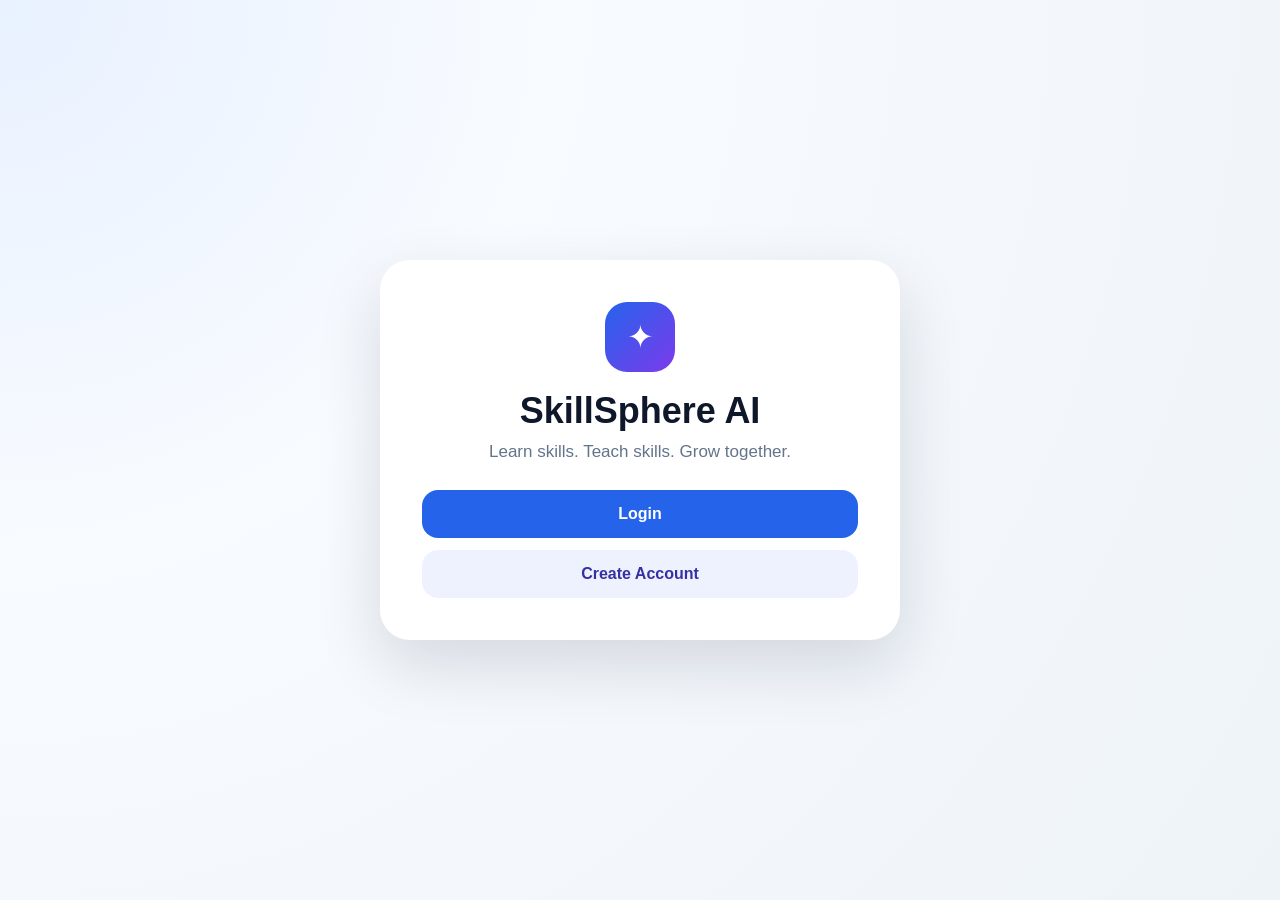
<file: frontend/index.html>
<!DOCTYPE html>
<html lang="en">
<head>
<meta charset="UTF-8">
<meta name="viewport" content="width=device-width, initial-scale=1.0">
<title>SkillSphere AI</title>

<style>
*{
    margin:0;
    padding:0;
    box-sizing:border-box;
    font-family:"Segoe UI",Arial,sans-serif;
}

body{
    min-height:100vh;
    background:radial-gradient(circle at top left,#e8f1ff 0,#f8fbff 35%,#eef3f8 100%);
    display:flex;
    align-items:center;
    justify-content:center;
    padding:30px;
}

.card{
    width:100%;
    max-width:520px;
    background:white;
    border-radius:30px;
    padding:42px;
    text-align:center;
    box-shadow:0 25px 65px rgba(15,23,42,.14);
    animation:fadeUp .5s ease;
}

.logo-icon{
    width:70px;
    height:70px;
    margin:0 auto 18px;
    border-radius:22px;
    background:linear-gradient(135deg,#2563eb,#7c3aed);
    color:white;
    display:flex;
    align-items:center;
    justify-content:center;
    font-size:32px;
}

h1{
    font-size:36px;
    color:#0f172a;
    margin-bottom:10px;
}

p{
    color:#64748b;
    font-size:17px;
    margin-bottom:28px;
}

.btn{
    display:block;
    width:100%;
    text-decoration:none;
    border:none;
    padding:15px;
    border-radius:16px;
    font-size:16px;
    font-weight:700;
    margin-top:12px;
    transition:.25s ease;
}

.btn:hover{
    transform:translateY(-2px);
}

.login{
    background:#2563eb;
    color:white;
}

.register{
    background:#eef2ff;
    color:#3730a3;
}

@keyframes fadeUp{
    from{opacity:0;transform:translateY(18px);}
    to{opacity:1;transform:translateY(0);}
}
</style>
</head>

<body>

<div class="card">
    <div class="logo-icon">✦</div>
    <h1>SkillSphere AI</h1>
    <p>Learn skills. Teach skills. Grow together.</p>

    <a href="login.html" class="btn login">Login</a>
    <a href="register.html" class="btn register">Create Account</a>
</div>

</body>
</html>
</file>
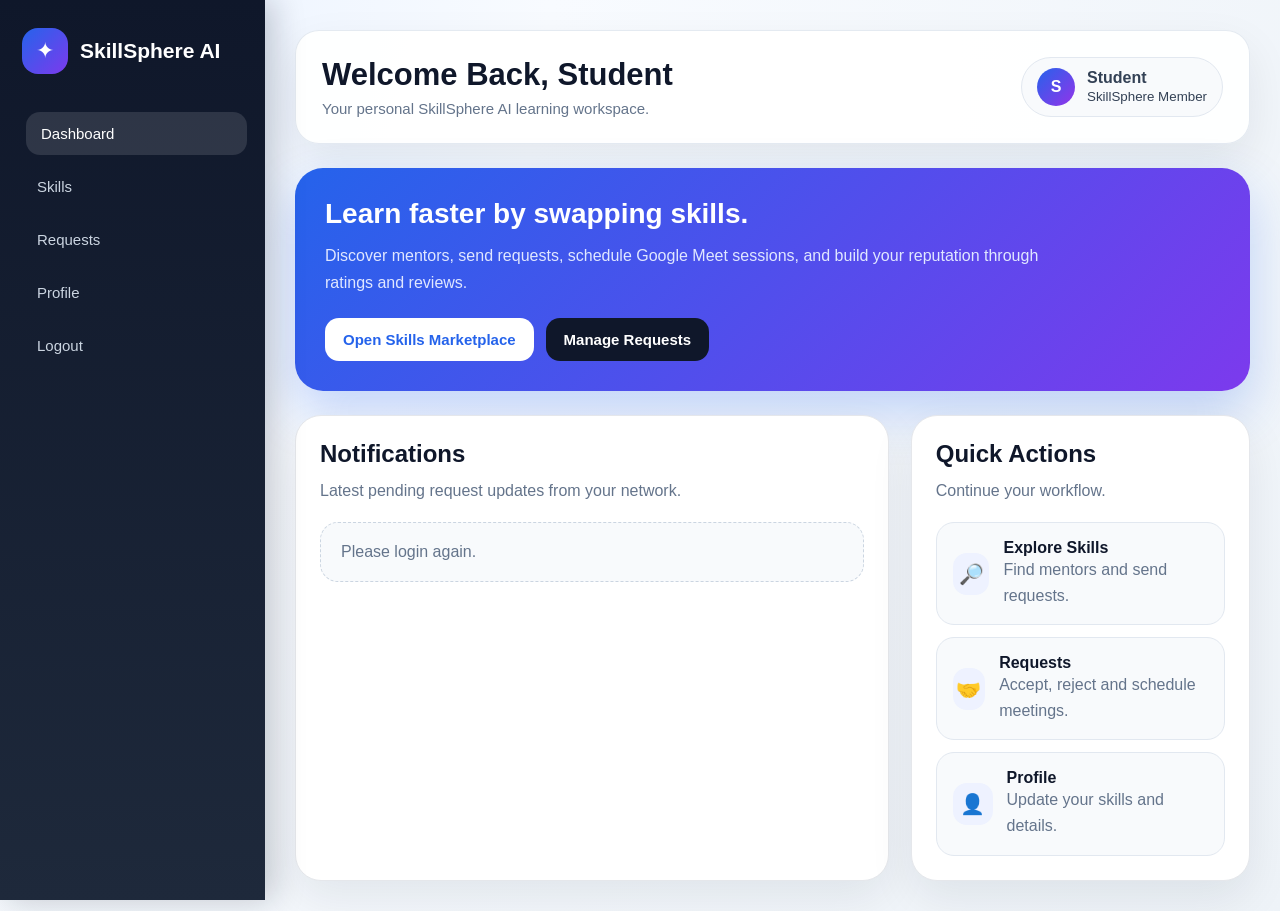
<file: frontend/dashboard.html>
<!DOCTYPE html>
<html lang="en">
<head>
<meta charset="UTF-8">
<meta name="viewport" content="width=device-width, initial-scale=1.0">
<title>Dashboard | SkillSphere AI</title>

<style>
*{
    margin:0;
    padding:0;
    box-sizing:border-box;
    font-family:"Segoe UI",Arial,sans-serif;
}

body{
    min-height:100vh;
    background:radial-gradient(circle at top left,#e8f1ff 0,#f8fbff 35%,#eef3f8 100%);
    color:#1f2937;
}

.app{
    display:flex;
    min-height:100vh;
}

.sidebar{
    width:265px;
    background:linear-gradient(180deg,#0f172a,#1e293b);
    color:white;
    padding:28px 22px;
    position:fixed;
    top:0;
    left:0;
    bottom:0;
    box-shadow:8px 0 30px rgba(15,23,42,.22);
}

.logo{
    display:flex;
    align-items:center;
    gap:12px;
    margin-bottom:38px;
}

.logo-icon{
    width:46px;
    height:46px;
    border-radius:16px;
    background:linear-gradient(135deg,#2563eb,#7c3aed);
    display:flex;
    align-items:center;
    justify-content:center;
    font-size:22px;
}

.logo h2{
    font-size:21px;
    font-weight:700;
}

.nav{
    list-style:none;
}

.nav li{
    margin-bottom:10px;
}

.nav a{
    color:#cbd5e1;
    text-decoration:none;
    display:block;
    padding:13px 15px;
    border-radius:14px;
    transition:.25s ease;
    font-size:15px;
}

.nav a:hover,
.nav a.active{
    background:rgba(255,255,255,.12);
    color:white;
    transform:translateX(4px);
}

.main{
    margin-left:265px;
    width:calc(100% - 265px);
    padding:30px;
}

.topbar{
    background:rgba(255,255,255,.92);
    border:1px solid rgba(226,232,240,.9);
    border-radius:24px;
    padding:26px;
    display:flex;
    align-items:center;
    justify-content:space-between;
    gap:20px;
    box-shadow:0 18px 45px rgba(15,23,42,.08);
    animation:fadeDown .45s ease;
}

.topbar h1{
    font-size:31px;
    color:#0f172a;
    margin-bottom:7px;
}

.topbar p{
    color:#64748b;
    font-size:15px;
}

.user-pill{
    display:flex;
    align-items:center;
    gap:12px;
    background:#f8fafc;
    border:1px solid #e2e8f0;
    border-radius:999px;
    padding:10px 15px;
    color:#334155;
    white-space:nowrap;
}

.avatar{
    width:38px;
    height:38px;
    border-radius:50%;
    background:linear-gradient(135deg,#2563eb,#9333ea);
    color:white;
    display:flex;
    align-items:center;
    justify-content:center;
    font-weight:700;
}

.dashboard-grid{
    display:grid;
    grid-template-columns:1.4fr .8fr;
    gap:22px;
    margin-top:24px;
}

.panel{
    background:white;
    border:1px solid #e5e7eb;
    border-radius:26px;
    padding:24px;
    box-shadow:0 18px 45px rgba(15,23,42,.08);
    animation:fadeUp .45s ease;
}

.panel h2{
    color:#0f172a;
    margin-bottom:10px;
}

.panel p{
    color:#64748b;
    line-height:1.6;
}

.hero-card{
    background:linear-gradient(135deg,#2563eb,#7c3aed);
    color:white;
    border-radius:28px;
    padding:30px;
    box-shadow:0 22px 50px rgba(37,99,235,.25);
    margin-top:24px;
    animation:fadeUp .45s ease;
}

.hero-card h2{
    font-size:28px;
    margin-bottom:12px;
}

.hero-card p{
    color:#e0e7ff;
    max-width:720px;
    line-height:1.7;
}

.hero-actions{
    margin-top:22px;
    display:flex;
    gap:12px;
    flex-wrap:wrap;
}

.btn{
    border:none;
    padding:13px 18px;
    border-radius:14px;
    font-weight:700;
    cursor:pointer;
    text-decoration:none;
    display:inline-flex;
    align-items:center;
    justify-content:center;
    transition:.25s ease;
    font-size:15px;
}

.btn:hover{
    transform:translateY(-2px);
}

.btn-light{
    background:white;
    color:#2563eb;
}

.btn-dark{
    background:#0f172a;
    color:white;
}

.btn-soft{
    background:#eef2ff;
    color:#3730a3;
}

.quick-list{
    display:grid;
    gap:12px;
    margin-top:18px;
}

.quick-item{
    background:#f8fafc;
    border:1px solid #e2e8f0;
    border-radius:18px;
    padding:16px;
    display:flex;
    gap:14px;
    align-items:center;
}

.quick-icon{
    width:42px;
    height:42px;
    border-radius:14px;
    background:#eef2ff;
    color:#2563eb;
    display:flex;
    align-items:center;
    justify-content:center;
    font-size:20px;
}

.notifications{
    margin-top:18px;
    display:grid;
    gap:12px;
}

.notification{
    background:#f8fafc;
    border-left:5px solid #2563eb;
    padding:14px 16px;
    border-radius:14px;
    color:#334155;
}

.empty{
    background:#f8fafc;
    border:1px dashed #cbd5e1;
    padding:20px;
    border-radius:18px;
    color:#64748b;
}

@keyframes fadeUp{
    from{opacity:0;transform:translateY(18px);}
    to{opacity:1;transform:translateY(0);}
}

@keyframes fadeDown{
    from{opacity:0;transform:translateY(-15px);}
    to{opacity:1;transform:translateY(0);}
}

@media(max-width:950px){
    .sidebar{
        position:relative;
        width:100%;
        height:auto;
    }

    .app{
        flex-direction:column;
    }

    .main{
        margin-left:0;
        width:100%;
        padding:18px;
    }

    .dashboard-grid{
        grid-template-columns:1fr;
    }

    .topbar{
        flex-direction:column;
        align-items:flex-start;
    }
}
</style>
</head>

<body onload="initDashboard()">

<div class="app">

<aside class="sidebar">
    <div class="logo">
        <div class="logo-icon">✦</div>
        <h2>SkillSphere AI</h2>
    </div>

    <ul class="nav">
        <li><a class="active" href="dashboard.html">Dashboard</a></li>
        <li><a href="skills.html">Skills</a></li>
        <li><a href="requests.html">Requests</a></li>
        <li><a href="profile.html">Profile</a></li>
        <li><a href="index.html">Logout</a></li>
    </ul>
</aside>

<main class="main">

    <section class="topbar">
        <div>
            <h1 id="welcomeName">Welcome Back</h1>
            <p>Your personal SkillSphere AI learning workspace.</p>
        </div>

        <div class="user-pill">
            <div class="avatar" id="topAvatar">U</div>
            <div>
                <strong id="topUserName">Student</strong><br>
                <small id="topUserEmail">SkillSphere Member</small>
            </div>
        </div>
    </section>

    <section class="hero-card">
        <h2>Learn faster by swapping skills.</h2>
        <p>
            Discover mentors, send requests, schedule Google Meet sessions,
            and build your reputation through ratings and reviews.
        </p>

        <div class="hero-actions">
            <a href="skills.html" class="btn btn-light">Open Skills Marketplace</a>
            <a href="requests.html" class="btn btn-dark">Manage Requests</a>
        </div>
    </section>

    <section class="dashboard-grid">

        <div class="panel">
            <h2>Notifications</h2>
            <p>Latest pending request updates from your network.</p>

            <div class="notifications" id="notificationsBox">
                <div class="empty">Loading notifications...</div>
            </div>
        </div>

        <div class="panel">
            <h2>Quick Actions</h2>
            <p>Continue your workflow.</p>

            <div class="quick-list">
                <a href="skills.html" class="quick-item" style="text-decoration:none;">
                    <div class="quick-icon">🔎</div>
                    <div>
                        <strong style="color:#0f172a;">Explore Skills</strong>
                        <p>Find mentors and send requests.</p>
                    </div>
                </a>

                <a href="requests.html" class="quick-item" style="text-decoration:none;">
                    <div class="quick-icon">🤝</div>
                    <div>
                        <strong style="color:#0f172a;">Requests</strong>
                        <p>Accept, reject and schedule meetings.</p>
                    </div>
                </a>

                <a href="profile.html" class="quick-item" style="text-decoration:none;">
                    <div class="quick-icon">👤</div>
                    <div>
                        <strong style="color:#0f172a;">Profile</strong>
                        <p>Update your skills and details.</p>
                    </div>
                </a>
            </div>
        </div>

    </section>

</main>
</div>

<script>
const API_BASE = "http://localhost:8080";

function initDashboard(){
    setupUserHeader();
    loadNotifications();
}

function setupUserHeader(){
    const name =
        localStorage.getItem("userName") ||
        localStorage.getItem("name") ||
        "Student";

    const email =
        localStorage.getItem("userEmail") ||
        localStorage.getItem("email") ||
        "SkillSphere Member";

    document.getElementById("welcomeName").innerText = "Welcome Back, " + name;
    document.getElementById("topUserName").innerText = name;
    document.getElementById("topUserEmail").innerText = email;
    document.getElementById("topAvatar").innerText = getInitials(name);
}

function getInitials(name){
    if(!name || name.trim() === "") return "U";

    const parts = name.trim().split(" ");
    if(parts.length === 1){
        return parts[0].charAt(0).toUpperCase();
    }

    return (parts[0].charAt(0) + parts[parts.length - 1].charAt(0)).toUpperCase();
}

async function loadNotifications(){
    const userId = localStorage.getItem("userId");
    const box = document.getElementById("notificationsBox");

    if(!userId){
        box.innerHTML = `<div class="empty">Please login again.</div>`;
        return;
    }

    try{
        const response = await fetch(`${API_BASE}/notifications?userId=${encodeURIComponent(userId)}`);
        const result = await response.text();

        box.innerHTML = "";

        if(result.trim() === ""){
            box.innerHTML = `<div class="empty">No new notifications</div>`;
            return;
        }

        const notifications = result.trim().split("\n");

        notifications.forEach(notification => {
            box.innerHTML += `
                <div class="notification">
                    ${safe(notification)}
                </div>
            `;
        });

    }catch(error){
        box.innerHTML = `<div class="empty">Backend not reachable. Start BackendServer.java.</div>`;
    }
}

function safe(value){
    if(value === undefined || value === null || value === "null") return "";
    return String(value)
        .replaceAll("&","&amp;")
        .replaceAll("<","&lt;")
        .replaceAll(">","&gt;")
        .replaceAll('"',"&quot;")
        .replaceAll("'","&#039;");
}
</script>

</body>
</html>
</file>
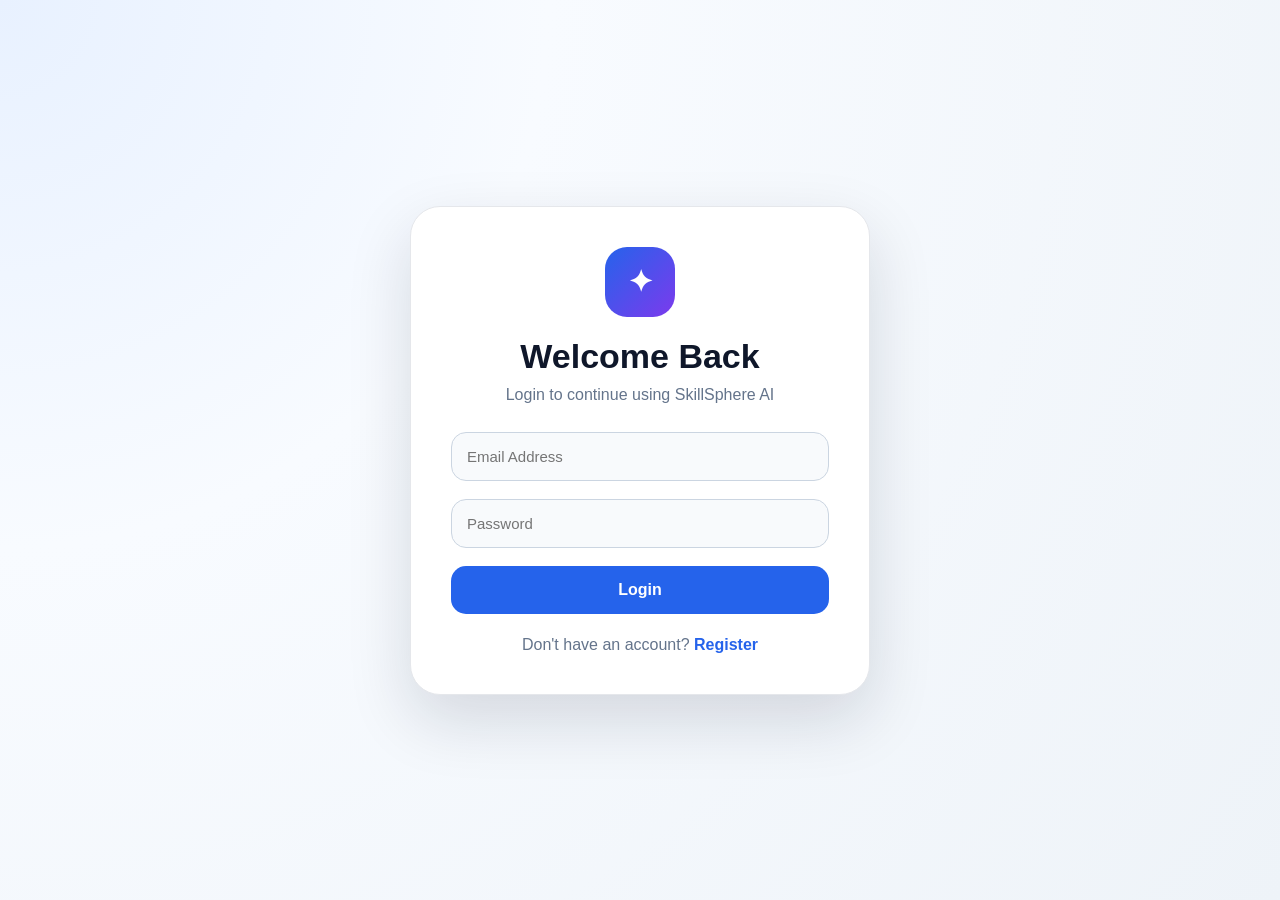
<file: frontend/login.html>
<!DOCTYPE html>
<html lang="en">
<head>
<meta charset="UTF-8">
<meta name="viewport" content="width=device-width, initial-scale=1.0">
<title>Login | SkillSphere AI</title>

<style>
*{
    margin:0;
    padding:0;
    box-sizing:border-box;
    font-family:"Segoe UI",Arial,sans-serif;
}

body{
    min-height:100vh;
    background:radial-gradient(circle at top left,#e8f1ff 0,#f8fbff 35%,#eef3f8 100%);
    display:flex;
    align-items:center;
    justify-content:center;
    padding:24px;
}

.login-card{
    width:100%;
    max-width:460px;
    background:white;
    border:1px solid #e5e7eb;
    border-radius:30px;
    padding:40px;
    text-align:center;
    box-shadow:0 25px 65px rgba(15,23,42,.14);
    animation:fadeUp .45s ease;
}

.logo{
    width:70px;
    height:70px;
    margin:0 auto 20px;
    border-radius:22px;
    background:linear-gradient(135deg,#2563eb,#7c3aed);
    color:white;
    display:flex;
    align-items:center;
    justify-content:center;
    font-size:30px;
    font-weight:bold;
}

h1{
    color:#0f172a;
    font-size:34px;
    margin-bottom:10px;
}

.subtitle{
    color:#64748b;
    margin-bottom:28px;
    font-size:16px;
}

.input-group{
    margin-bottom:18px;
}

.input-group input{
    width:100%;
    padding:15px;
    border:1px solid #cbd5e1;
    border-radius:15px;
    outline:none;
    font-size:15px;
    background:#f8fafc;
    transition:.2s;
}

.input-group input:focus{
    border-color:#2563eb;
    background:white;
    box-shadow:0 0 0 4px rgba(37,99,235,.12);
}

button{
    width:100%;
    padding:15px;
    border:none;
    border-radius:15px;
    background:#2563eb;
    color:white;
    font-size:16px;
    font-weight:700;
    cursor:pointer;
    transition:.25s;
}

button:hover{
    background:#1d4ed8;
    transform:translateY(-2px);
}

.bottom{
    margin-top:22px;
    color:#64748b;
}

.bottom a{
    color:#2563eb;
    text-decoration:none;
    font-weight:600;
}

.bottom a:hover{
    text-decoration:underline;
}

@keyframes fadeUp{
    from{
        opacity:0;
        transform:translateY(18px);
    }
    to{
        opacity:1;
        transform:translateY(0);
    }
}
</style>

</head>
<body>

<div class="login-card">

    <div class="logo">✦</div>

    <h1>Welcome Back</h1>

    <p class="subtitle">
        Login to continue using SkillSphere AI
    </p>

    <div class="input-group">
        <input
            type="email"
            id="email"
            placeholder="Email Address">
    </div>

    <div class="input-group">
        <input
            type="password"
            id="password"
            placeholder="Password">
    </div>

    <button onclick="checkLogin()">
        Login
    </button>

    <div class="bottom">
        Don't have an account?
        <a href="register.html">
            Register
        </a>
    </div>

</div>

<script>
function checkLogin() {
    const email = document.getElementById("email").value.trim();
    const password = document.getElementById("password").value.trim();

    if (email === "" || password === "") {
        alert("Please enter email and password");
        return;
    }

    fetch("/login?email=" + encodeURIComponent(email) + "&password=" + encodeURIComponent(password))
        .then(res => res.text())
        .then(data => {
            if (data.startsWith("success")) {
                const parts = data.split("|");

                localStorage.setItem("userId", parts[1]);
                localStorage.setItem("name", parts[2]);
                localStorage.setItem("email", parts[3]);
                localStorage.setItem("teachingSkill", parts[4]);
                localStorage.setItem("learningSkill", parts[5]);
                localStorage.setItem("department", parts[6]);
                localStorage.setItem("role", parts[7]);
                localStorage.setItem("badge", parts[8]);
                localStorage.setItem("reputation", parts[9]);

                window.location.href = "dashboard.html";
            } else {
                alert("Invalid email or password");
            }
        })
        .catch(err => {
            console.error(err);
            alert("Login failed. Try again.");
        });
}
</script>

</body>
</html>
</file>
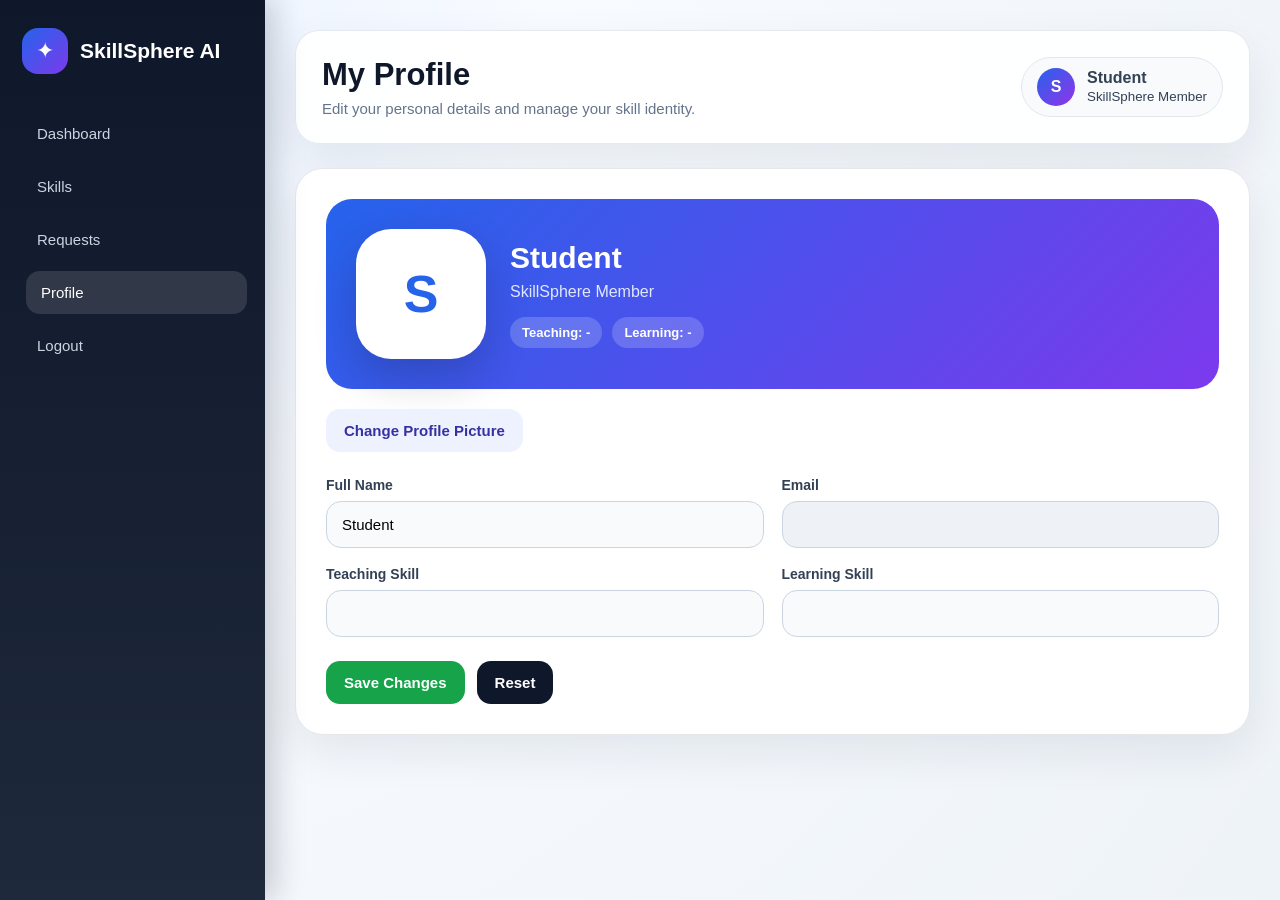
<file: frontend/profile.html>
<!DOCTYPE html>
<html lang="en">
<head>
<meta charset="UTF-8">
<meta name="viewport" content="width=device-width, initial-scale=1.0">
<title>Profile | SkillSphere AI</title>

<style>
*{
    margin:0;
    padding:0;
    box-sizing:border-box;
    font-family:"Segoe UI",Arial,sans-serif;
}

body{
    min-height:100vh;
    background:radial-gradient(circle at top left,#e8f1ff 0,#f8fbff 35%,#eef3f8 100%);
    color:#1f2937;
}

.app{
    display:flex;
    min-height:100vh;
}

.sidebar{
    width:265px;
    background:linear-gradient(180deg,#0f172a,#1e293b);
    color:white;
    padding:28px 22px;
    position:fixed;
    top:0;
    left:0;
    bottom:0;
    box-shadow:8px 0 30px rgba(15,23,42,.22);
    z-index:10;
}

.logo{
    display:flex;
    align-items:center;
    gap:12px;
    margin-bottom:38px;
}

.logo-icon{
    width:46px;
    height:46px;
    border-radius:16px;
    background:linear-gradient(135deg,#2563eb,#7c3aed);
    display:flex;
    align-items:center;
    justify-content:center;
    font-size:22px;
}

.logo h2{
    font-size:21px;
    font-weight:700;
}

.nav{
    list-style:none;
}

.nav li{
    margin-bottom:10px;
}

.nav a{
    color:#cbd5e1;
    text-decoration:none;
    display:block;
    padding:13px 15px;
    border-radius:14px;
    transition:.25s ease;
    font-size:15px;
}

.nav a:hover,
.nav a.active{
    background:rgba(255,255,255,.12);
    color:white;
    transform:translateX(4px);
}

.main{
    margin-left:265px;
    width:calc(100% - 265px);
    padding:30px;
}

.topbar{
    background:rgba(255,255,255,.92);
    border:1px solid rgba(226,232,240,.9);
    border-radius:24px;
    padding:26px;
    display:flex;
    align-items:center;
    justify-content:space-between;
    gap:20px;
    box-shadow:0 18px 45px rgba(15,23,42,.08);
    animation:fadeDown .45s ease;
}

.topbar h1{
    font-size:31px;
    color:#0f172a;
    margin-bottom:7px;
}

.topbar p{
    color:#64748b;
    font-size:15px;
}

.user-pill{
    display:flex;
    align-items:center;
    gap:12px;
    background:#f8fafc;
    border:1px solid #e2e8f0;
    border-radius:999px;
    padding:10px 15px;
    color:#334155;
    white-space:nowrap;
}

.avatar-small{
    width:38px;
    height:38px;
    border-radius:50%;
    background:linear-gradient(135deg,#2563eb,#9333ea);
    color:white;
    display:flex;
    align-items:center;
    justify-content:center;
    font-weight:700;
}

.profile-card{
    margin-top:24px;
    background:white;
    border:1px solid #e5e7eb;
    border-radius:28px;
    padding:30px;
    box-shadow:0 18px 45px rgba(15,23,42,.08);
    animation:fadeUp .45s ease;
}

.profile-hero{
    background:linear-gradient(135deg,#2563eb,#7c3aed);
    border-radius:26px;
    padding:30px;
    color:white;
    display:flex;
    align-items:center;
    gap:24px;
    margin-bottom:28px;
}

.profile-avatar{
    width:130px;
    height:130px;
    border-radius:35px;
    background:white;
    color:#2563eb;
    display:flex;
    align-items:center;
    justify-content:center;
    font-size:52px;
    font-weight:800;
    box-shadow:0 18px 40px rgba(15,23,42,.22);
    overflow:hidden;
}

.profile-avatar img{
    width:100%;
    height:100%;
    object-fit:cover;
}

.profile-info h2{
    font-size:30px;
    margin-bottom:8px;
}

.profile-info p{
    color:#e0e7ff;
    margin-bottom:16px;
}

.badges{
    display:flex;
    gap:10px;
    flex-wrap:wrap;
}

.badge{
    background:rgba(255,255,255,.18);
    color:white;
    padding:8px 12px;
    border-radius:999px;
    font-size:13px;
    font-weight:700;
}

.form-grid{
    display:grid;
    grid-template-columns:1fr 1fr;
    gap:18px;
}

.input-group{
    display:grid;
    gap:8px;
}

.input-group.full{
    grid-column:1/-1;
}

.input-group label{
    color:#334155;
    font-weight:700;
    font-size:14px;
}

.input-group input{
    width:100%;
    padding:14px 15px;
    border:1px solid #cbd5e1;
    border-radius:15px;
    outline:none;
    font-size:15px;
    background:#f8fafc;
}

.input-group input:focus{
    border-color:#2563eb;
    background:white;
    box-shadow:0 0 0 4px rgba(37,99,235,.1);
}

.input-group input:disabled{
    background:#eef2f7;
    color:#64748b;
    cursor:not-allowed;
}

.actions{
    display:flex;
    gap:12px;
    flex-wrap:wrap;
    margin-top:24px;
}

.btn{
    border:none;
    padding:13px 18px;
    border-radius:14px;
    font-weight:700;
    cursor:pointer;
    transition:.25s ease;
    font-size:15px;
}

.btn:hover{
    transform:translateY(-2px);
}

.btn-primary{
    background:#2563eb;
    color:white;
}

.btn-success{
    background:#16a34a;
    color:white;
}

.btn-dark{
    background:#0f172a;
    color:white;
}

.btn-soft{
    background:#eef2ff;
    color:#3730a3;
}

.hidden{
    display:none;
}

.toast{
    position:fixed;
    right:24px;
    bottom:24px;
    background:#0f172a;
    color:white;
    padding:15px 18px;
    border-radius:16px;
    transform:translateY(120px);
    opacity:0;
    transition:.3s ease;
    z-index:999;
    max-width:330px;
}

.toast.show{
    transform:translateY(0);
    opacity:1;
}

@keyframes fadeUp{
    from{opacity:0;transform:translateY(18px);}
    to{opacity:1;transform:translateY(0);}
}

@keyframes fadeDown{
    from{opacity:0;transform:translateY(-15px);}
    to{opacity:1;transform:translateY(0);}
}

@media(max-width:950px){
    .sidebar{
        position:relative;
        width:100%;
        height:auto;
    }

    .app{
        flex-direction:column;
    }

    .main{
        margin-left:0;
        width:100%;
        padding:18px;
    }

    .topbar,
    .profile-hero{
        flex-direction:column;
        align-items:flex-start;
    }

    .form-grid{
        grid-template-columns:1fr;
    }
}
</style>
</head>

<body onload="initProfile()">

<div class="app">

<aside class="sidebar">
    <div class="logo">
        <div class="logo-icon">✦</div>
        <h2>SkillSphere AI</h2>
    </div>

    <ul class="nav">
        <li><a href="dashboard.html">Dashboard</a></li>
        <li><a href="skills.html">Skills</a></li>
        <li><a href="requests.html">Requests</a></li>
        <li><a class="active" href="profile.html">Profile</a></li>
        <li><a href="index.html">Logout</a></li>
    </ul>
</aside>

<main class="main">

<section class="topbar">
    <div>
        <h1>My Profile</h1>
        <p>Edit your personal details and manage your skill identity.</p>
    </div>

    <div class="user-pill">
        <div class="avatar-small" id="topAvatar">U</div>
        <div>
            <strong id="topUserName">Student</strong><br>
            <small id="topUserEmail">SkillSphere Member</small>
        </div>
    </div>
</section>

<section class="profile-card">

    <div class="profile-hero">
        <div class="profile-avatar" id="profileAvatar">U</div>

        <div class="profile-info">
            <h2 id="heroName">Student</h2>
            <p id="heroEmail">SkillSphere Member</p>

            <div class="badges">
                <span class="badge" id="teachingBadge">Teaching: -</span>
                <span class="badge" id="learningBadge">Learning: -</span>
            </div>
        </div>
    </div>

    <input type="file" id="profilePicInput" accept="image/*" class="hidden" onchange="changeProfilePicture(event)">

    <div class="actions" style="margin-top:-8px;margin-bottom:25px;">
        <button class="btn btn-soft" onclick="document.getElementById('profilePicInput').click()">
            Change Profile Picture
        </button>
    </div>

    <div class="form-grid">
        <div class="input-group">
            <label>Full Name</label>
            <input type="text" id="name">
        </div>

        <div class="input-group">
            <label>Email</label>
            <input type="email" id="email" disabled>
        </div>

        <div class="input-group">
            <label>Teaching Skill</label>
            <input type="text" id="teachingSkill">
        </div>

        <div class="input-group">
            <label>Learning Skill</label>
            <input type="text" id="learningSkill">
        </div>
    </div>

    <div class="actions">
        <button class="btn btn-success" onclick="updateProfile()">Save Changes</button>
        <button class="btn btn-dark" onclick="resetProfile()">Reset</button>
    </div>

</section>

</main>
</div>

<div class="toast" id="toast"></div>

<script>
const API_BASE = "http://localhost:8080";

function initProfile(){
    loadProfileData();
}

function loadProfileData(){
    const name =
        localStorage.getItem("userName") ||
        localStorage.getItem("name") ||
        "Student";

    const email =
        localStorage.getItem("userEmail") ||
        localStorage.getItem("email") ||
        "";

    const teachingSkill =
        localStorage.getItem("teachingSkill") ||
        localStorage.getItem("userTeachingSkill") ||
        "";

    const learningSkill =
        localStorage.getItem("learningSkill") ||
        localStorage.getItem("userLearningSkill") ||
        "";

    document.getElementById("name").value = name;
    document.getElementById("email").value = email;
    document.getElementById("teachingSkill").value = teachingSkill;
    document.getElementById("learningSkill").value = learningSkill;

    refreshUI(name,email,teachingSkill,learningSkill);
    loadSavedProfilePicture();
}

function refreshUI(name,email,teachingSkill,learningSkill){
    document.getElementById("topUserName").innerText = name;
    document.getElementById("topUserEmail").innerText = email || "SkillSphere Member";
    document.getElementById("heroName").innerText = name;
    document.getElementById("heroEmail").innerText = email || "SkillSphere Member";

    document.getElementById("topAvatar").innerText = getInitials(name);
    document.getElementById("profileAvatar").innerText = getInitials(name);

    document.getElementById("teachingBadge").innerText =
        "Teaching: " + (teachingSkill || "-");

    document.getElementById("learningBadge").innerText =
        "Learning: " + (learningSkill || "-");
}

async function updateProfile(){
    const userId = localStorage.getItem("userId");

    const name = document.getElementById("name").value.trim();
    const teachingSkill = document.getElementById("teachingSkill").value.trim();
    const learningSkill = document.getElementById("learningSkill").value.trim();
    const email = document.getElementById("email").value.trim();

    if(!userId){
        showToast("Please login again.");
        return;
    }

    if(name === "" || teachingSkill === "" || learningSkill === ""){
        showToast("Please fill all fields.");
        return;
    }

    try{
        const url =
            `${API_BASE}/updateProfile?userId=${encodeURIComponent(userId)}` +
            `&name=${encodeURIComponent(name)}` +
            `&teachingSkill=${encodeURIComponent(teachingSkill)}` +
            `&learningSkill=${encodeURIComponent(learningSkill)}`;

        const response = await fetch(url);
        const result = await response.text();

        if(result.trim() === "updated"){
            localStorage.setItem("userName",name);
            localStorage.setItem("name",name);
            localStorage.setItem("teachingSkill",teachingSkill);
            localStorage.setItem("userTeachingSkill",teachingSkill);
            localStorage.setItem("learningSkill",learningSkill);
            localStorage.setItem("userLearningSkill",learningSkill);

            refreshUI(name,email,teachingSkill,learningSkill);
            loadSavedProfilePicture();
            showToast("Profile updated successfully.");
        }else{
            showToast("Profile update failed.");
        }

    }catch(error){
        showToast("Backend not reachable.");
    }
}

function resetProfile(){
    loadProfileData();
    showToast("Profile reset.");
}

function changeProfilePicture(event){
    const file = event.target.files[0];

    if(!file){
        return;
    }

    if(!file.type.startsWith("image/")){
        showToast("Please select an image file.");
        return;
    }

    const reader = new FileReader();

    reader.onload = function(e){
        const imageData = e.target.result;
        localStorage.setItem("profilePicture",imageData);
        showProfilePicture(imageData);
        showToast("Profile picture updated.");
    };

    reader.readAsDataURL(file);
}

function loadSavedProfilePicture(){
    const imageData = localStorage.getItem("profilePicture");

    if(imageData){
        showProfilePicture(imageData);
    }
}

function showProfilePicture(imageData){
    const profileAvatar = document.getElementById("profileAvatar");
    const topAvatar = document.getElementById("topAvatar");

    profileAvatar.innerHTML = `<img src="${imageData}" alt="Profile Picture">`;

    topAvatar.style.backgroundImage = `url(${imageData})`;
    topAvatar.style.backgroundSize = "cover";
    topAvatar.style.backgroundPosition = "center";
    topAvatar.innerText = "";
}

function getInitials(name){
    if(!name || name.trim() === ""){
        return "U";
    }

    const parts = name.trim().split(" ");

    if(parts.length === 1){
        return parts[0].charAt(0).toUpperCase();
    }

    return (parts[0].charAt(0) + parts[parts.length - 1].charAt(0)).toUpperCase();
}

function showToast(message){
    const toast = document.getElementById("toast");
    toast.innerText = message;
    toast.classList.add("show");

    setTimeout(() => {
        toast.classList.remove("show");
    }, 2600);
}
</script>

</body>
</html>
</file>
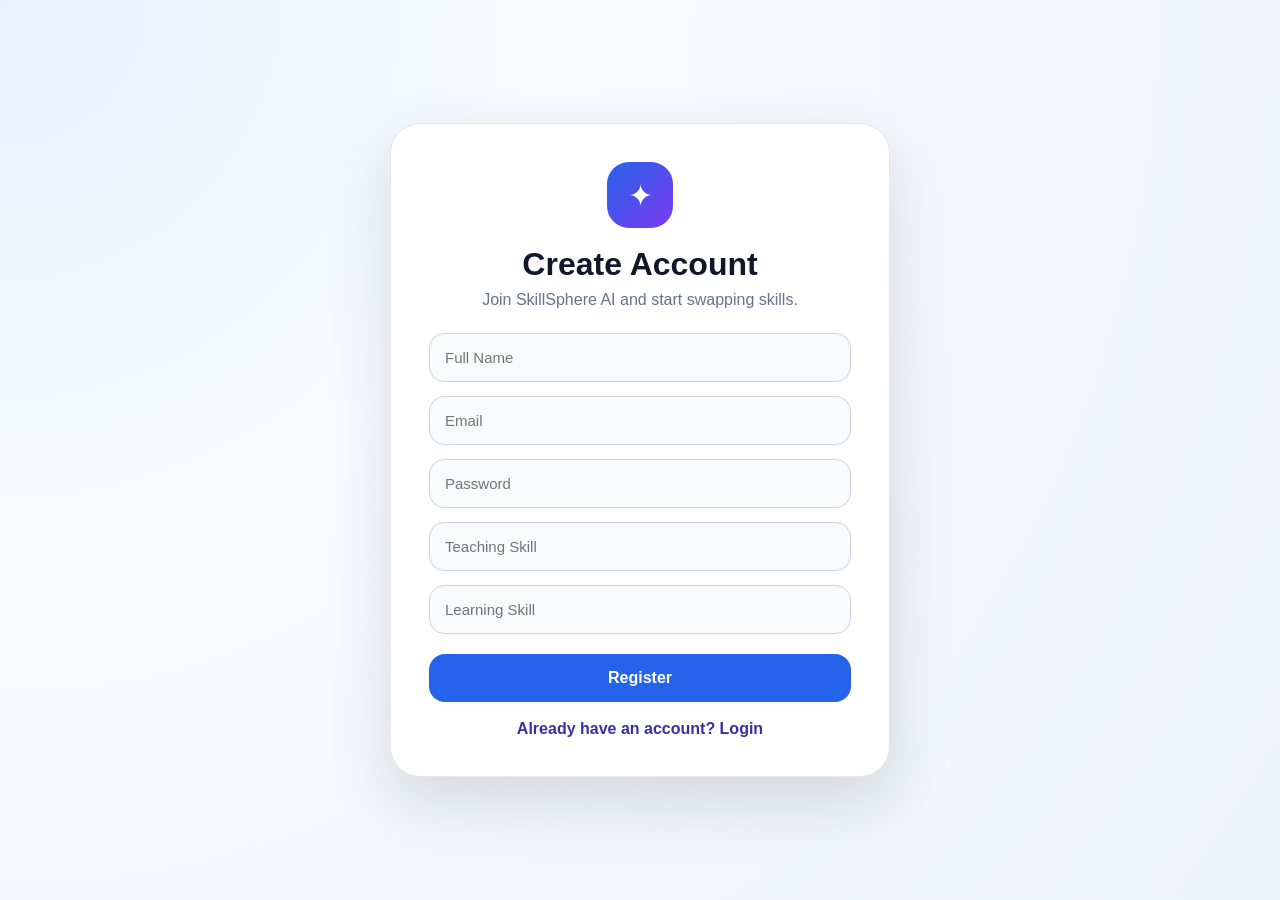
<file: frontend/register.html>
<!DOCTYPE html>
<html lang="en">
<head>
<meta charset="UTF-8">
<meta name="viewport" content="width=device-width, initial-scale=1.0">
<title>Register | SkillSphere AI</title>

<style>
*{
    margin:0;
    padding:0;
    box-sizing:border-box;
    font-family:"Segoe UI",Arial,sans-serif;
}

body{
    min-height:100vh;
    background:radial-gradient(circle at top left,#e8f1ff 0,#f8fbff 35%,#eef3f8 100%);
    display:flex;
    align-items:center;
    justify-content:center;
    padding:24px;
}

.auth-card{
    width:100%;
    max-width:500px;
    background:white;
    border:1px solid #e5e7eb;
    border-radius:30px;
    padding:38px;
    text-align:center;
    box-shadow:0 25px 65px rgba(15,23,42,.14);
}

.logo-icon{
    width:66px;
    height:66px;
    margin:0 auto 18px;
    border-radius:22px;
    background:linear-gradient(135deg,#2563eb,#7c3aed);
    color:white;
    display:flex;
    align-items:center;
    justify-content:center;
    font-size:30px;
}

h1{
    font-size:32px;
    color:#0f172a;
    margin-bottom:8px;
}

p{
    color:#64748b;
    margin-bottom:24px;
}

input{
    width:100%;
    padding:15px;
    border:1px solid #cbd5e1;
    border-radius:15px;
    outline:none;
    font-size:15px;
    margin-bottom:14px;
    background:#f8fafc;
}

input:focus{
    border-color:#2563eb;
    background:white;
    box-shadow:0 0 0 4px rgba(37,99,235,.1);
}

button{
    width:100%;
    border:none;
    padding:15px;
    border-radius:16px;
    background:#2563eb;
    color:white;
    font-size:16px;
    font-weight:700;
    cursor:pointer;
    margin-top:6px;
}

button:hover{
    background:#1d4ed8;
}

a{
    display:inline-block;
    margin-top:18px;
    color:#3730a3;
    text-decoration:none;
    font-weight:600;
}
</style>
</head>

<body>

<div class="auth-card">
    <div class="logo-icon">✦</div>
    <h1>Create Account</h1>
    <p>Join SkillSphere AI and start swapping skills.</p>

    <input type="text" id="name" placeholder="Full Name">
    <input type="email" id="email" placeholder="Email">
    <input type="password" id="password" placeholder="Password">
    <input type="text" id="teachingSkill" placeholder="Teaching Skill">
    <input type="text" id="learningSkill" placeholder="Learning Skill">

    <button onclick="registerUser()">Register</button>

    <a href="login.html">Already have an account? Login</a>
</div>

<script src="script.js"></script>

</body>
</html>
</file>
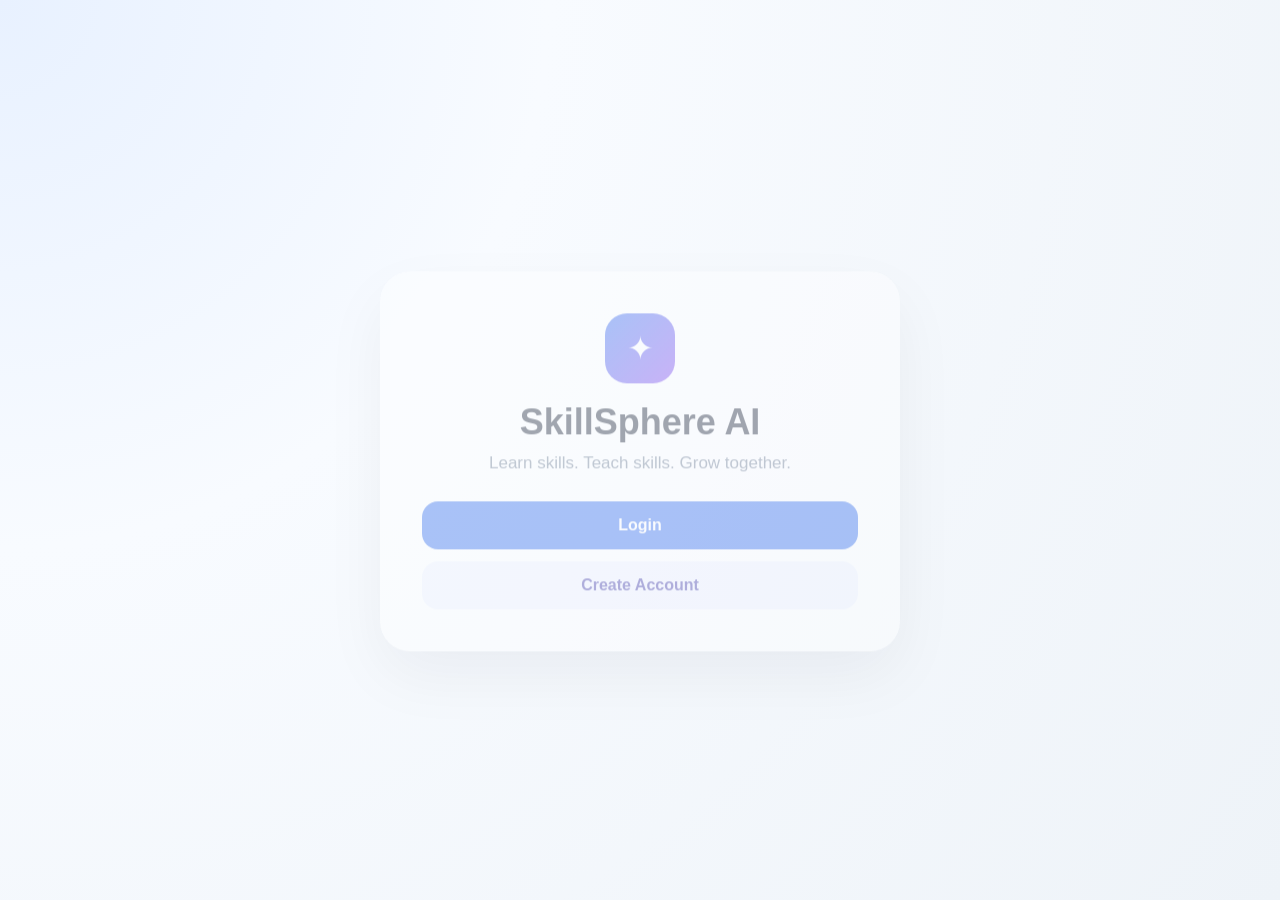
<file: frontend/requests.html>
<!DOCTYPE html>
<html lang="en">
<head>
<meta charset="UTF-8">
<meta name="viewport" content="width=device-width, initial-scale=1.0">
<title>Requests | SkillSphere AI</title>

<style>
*{
    margin:0;
    padding:0;
    box-sizing:border-box;
    font-family:"Segoe UI",Arial,sans-serif;
}

body{
    min-height:100vh;
    background:radial-gradient(circle at top left,#e8f1ff 0,#f8fbff 35%,#eef3f8 100%);
    color:#1f2937;
}

.app{
    display:flex;
    min-height:100vh;
}

.sidebar{
    width:265px;
    background:linear-gradient(180deg,#0f172a,#1e293b);
    color:white;
    padding:28px 22px;
    position:fixed;
    top:0;
    left:0;
    bottom:0;
    box-shadow:8px 0 30px rgba(15,23,42,.22);
    z-index:10;
}

.logo{
    display:flex;
    align-items:center;
    gap:12px;
    margin-bottom:38px;
}

.logo-icon{
    width:46px;
    height:46px;
    border-radius:16px;
    background:linear-gradient(135deg,#2563eb,#7c3aed);
    display:flex;
    align-items:center;
    justify-content:center;
    font-size:22px;
}

.logo h2{
    font-size:21px;
    font-weight:700;
}

.nav{
    list-style:none;
}

.nav li{
    margin-bottom:10px;
}

.nav a{
    color:#cbd5e1;
    text-decoration:none;
    display:flex;
    align-items:center;
    gap:12px;
    padding:13px 15px;
    border-radius:14px;
    transition:.25s ease;
    font-size:15px;
}

.nav a:hover,
.nav a.active{
    background:rgba(255,255,255,.12);
    color:white;
    transform:translateX(4px);
}

.main{
    margin-left:265px;
    width:calc(100% - 265px);
    padding:30px;
}

.topbar{
    background:rgba(255,255,255,.92);
    border:1px solid rgba(226,232,240,.9);
    border-radius:24px;
    padding:26px;
    display:flex;
    align-items:center;
    justify-content:space-between;
    gap:20px;
    box-shadow:0 18px 45px rgba(15,23,42,.08);
    animation:fadeDown .45s ease;
}

.topbar h1{
    font-size:31px;
    color:#0f172a;
    margin-bottom:7px;
}

.topbar p{
    color:#64748b;
    font-size:15px;
}

.user-pill{
    display:flex;
    align-items:center;
    gap:12px;
    background:#f8fafc;
    border:1px solid #e2e8f0;
    border-radius:999px;
    padding:10px 15px;
    color:#334155;
    white-space:nowrap;
}

.avatar{
    width:38px;
    height:38px;
    border-radius:50%;
    background:linear-gradient(135deg,#2563eb,#9333ea);
    color:white;
    display:flex;
    align-items:center;
    justify-content:center;
    font-weight:700;
}

.stats{
    display:grid;
    grid-template-columns:repeat(4,1fr);
    gap:18px;
    margin:24px 0;
}

.stat-card{
    background:white;
    border:1px solid #e5e7eb;
    border-radius:22px;
    padding:20px;
    box-shadow:0 14px 34px rgba(15,23,42,.07);
    transition:.25s ease;
    animation:fadeUp .45s ease;
}

.stat-card:hover{
    transform:translateY(-5px);
}

.stat-card span{
    font-size:13px;
    color:#64748b;
}

.stat-card h3{
    margin-top:8px;
    font-size:30px;
    color:#0f172a;
}

.toolbar{
    background:white;
    border:1px solid #e5e7eb;
    border-radius:22px;
    padding:18px;
    margin-bottom:22px;
    display:flex;
    gap:14px;
    align-items:center;
    justify-content:space-between;
    box-shadow:0 14px 34px rgba(15,23,42,.06);
}

.search-box{
    flex:1;
    position:relative;
}

.search-box input{
    width:100%;
    padding:14px 16px 14px 44px;
    border:1px solid #dbe3ee;
    border-radius:15px;
    outline:none;
    font-size:14px;
    background:#f8fafc;
}

.search-box input:focus{
    border-color:#2563eb;
    background:white;
    box-shadow:0 0 0 4px rgba(37,99,235,.1);
}

.search-icon{
    position:absolute;
    top:50%;
    left:16px;
    transform:translateY(-50%);
    color:#64748b;
}

.filters{
    display:flex;
    gap:10px;
    flex-wrap:wrap;
}

.filter-btn{
    border:none;
    background:#f1f5f9;
    color:#475569;
    padding:12px 16px;
    border-radius:999px;
    cursor:pointer;
    font-weight:600;
    transition:.25s ease;
}

.filter-btn:hover,
.filter-btn.active{
    background:#2563eb;
    color:white;
}

.requests-grid{
    display:grid;
    grid-template-columns:repeat(auto-fit,minmax(340px,1fr));
    gap:22px;
}

.request-card{
    background:white;
    border:1px solid #e5e7eb;
    border-radius:26px;
    padding:22px;
    box-shadow:0 18px 45px rgba(15,23,42,.08);
    transition:.28s ease;
    position:relative;
    overflow:hidden;
    animation:fadeUp .4s ease;
}

.request-card::before{
    content:"";
    position:absolute;
    inset:0 0 auto 0;
    height:5px;
    background:linear-gradient(90deg,#2563eb,#7c3aed,#06b6d4);
}

.request-card:hover{
    transform:translateY(-7px);
}

.card-head{
    display:flex;
    justify-content:space-between;
    gap:14px;
    margin-bottom:18px;
}

.person{
    display:flex;
    gap:14px;
    align-items:center;
}

.person-avatar{
    width:52px;
    height:52px;
    border-radius:18px;
    background:linear-gradient(135deg,#dbeafe,#ede9fe);
    color:#1d4ed8;
    display:flex;
    align-items:center;
    justify-content:center;
    font-weight:800;
    font-size:20px;
}

.person h3{
    color:#0f172a;
    font-size:18px;
    margin-bottom:3px;
}

.person p{
    color:#64748b;
    font-size:13px;
}

.badges{
    display:flex;
    gap:8px;
    flex-wrap:wrap;
    margin-bottom:17px;
}

.badge{
    padding:7px 11px;
    border-radius:999px;
    font-size:12px;
    font-weight:700;
}

.badge-incoming{background:#ecfeff;color:#0891b2;}
.badge-outgoing{background:#f5f3ff;color:#7c3aed;}
.badge-pending{background:#fff7ed;color:#ea580c;}
.badge-accepted{background:#ecfdf5;color:#059669;}

.skill-box{
    background:#f8fafc;
    border:1px solid #e2e8f0;
    border-radius:18px;
    padding:15px;
    margin-bottom:17px;
}

.skill-box span{
    font-size:12px;
    color:#64748b;
    font-weight:700;
    text-transform:uppercase;
}

.skill-box h4{
    margin-top:5px;
    color:#111827;
    font-size:18px;
}

.actions{
    display:flex;
    gap:10px;
    flex-wrap:wrap;
    margin-top:15px;
}

.btn{
    border:none;
    padding:12px 15px;
    border-radius:14px;
    font-weight:700;
    cursor:pointer;
    transition:.25s ease;
    display:inline-flex;
    align-items:center;
    justify-content:center;
    gap:8px;
    font-size:14px;
    text-decoration:none;
}

.btn:hover{
    transform:translateY(-2px);
}

.btn-primary{background:#2563eb;color:white;}
.btn-danger{background:#ef4444;color:white;}
.btn-success{background:#16a34a;color:white;}
.btn-dark{background:#0f172a;color:white;}
.btn-soft{background:#eef2ff;color:#3730a3;}

.btn:disabled{
    opacity:.58;
    cursor:not-allowed;
    transform:none;
}

.meeting-panel,
.review-panel{
    margin-top:18px;
    background:#f8fafc;
    border:1px solid #e2e8f0;
    border-radius:20px;
    padding:16px;
}

.panel-title{
    display:flex;
    align-items:center;
    justify-content:space-between;
    gap:10px;
    margin-bottom:13px;
}

.panel-title h4{
    color:#0f172a;
    font-size:16px;
}

.form-grid{
    display:grid;
    gap:12px;
}

.input-group label{
    display:block;
    margin-bottom:7px;
    color:#475569;
    font-size:13px;
    font-weight:700;
}

.input-group input,
.input-group textarea{
    width:100%;
    padding:12px 13px;
    border:1px solid #cbd5e1;
    border-radius:14px;
    outline:none;
    background:white;
    color:#0f172a;
    font-size:14px;
}

.input-group input:focus,
.input-group textarea:focus{
    border-color:#2563eb;
    box-shadow:0 0 0 4px rgba(37,99,235,.1);
}

.input-group textarea{
    resize:vertical;
    min-height:88px;
}

.meeting-info{
    display:grid;
    gap:9px;
    color:#334155;
    font-size:14px;
}

.stars{
    display:flex;
    gap:6px;
    font-size:30px;
    margin:8px 0 12px;
    user-select:none;
}

.star{
    cursor:pointer;
    color:#cbd5e1;
    transition:.2s ease;
}

.star:hover{
    transform:scale(1.18) rotate(-6deg);
}

.star.active{
    color:#f59e0b;
}

.review-status{
    margin-top:10px;
    font-size:13px;
    color:#64748b;
    font-weight:600;
}

.empty-state{
    grid-column:1/-1;
    background:white;
    border:1px dashed #cbd5e1;
    border-radius:28px;
    padding:55px 22px;
    text-align:center;
    color:#64748b;
}

.empty-icon{
    font-size:54px;
    margin-bottom:12px;
}

.toast{
    position:fixed;
    right:24px;
    bottom:24px;
    background:#0f172a;
    color:white;
    padding:15px 18px;
    border-radius:16px;
    transform:translateY(120px);
    opacity:0;
    transition:.3s ease;
    z-index:999;
    max-width:330px;
}

.toast.show{
    transform:translateY(0);
    opacity:1;
}

.loader{
    grid-column:1/-1;
    text-align:center;
    padding:45px;
    color:#64748b;
}

.spinner{
    width:42px;
    height:42px;
    border:4px solid #dbeafe;
    border-top-color:#2563eb;
    border-radius:50%;
    animation:spin .8s linear infinite;
    margin:0 auto 14px;
}

@keyframes spin{
    to{transform:rotate(360deg);}
}

@keyframes fadeUp{
    from{opacity:0;transform:translateY(18px);}
    to{opacity:1;transform:translateY(0);}
}

@keyframes fadeDown{
    from{opacity:0;transform:translateY(-15px);}
    to{opacity:1;transform:translateY(0);}
}

@media(max-width:950px){
    .sidebar{
        position:relative;
        width:100%;
        height:auto;
    }

    .app{
        flex-direction:column;
    }

    .main{
        margin-left:0;
        width:100%;
        padding:18px;
    }

    .stats{
        grid-template-columns:repeat(2,1fr);
    }

    .topbar{
        flex-direction:column;
        align-items:flex-start;
    }
}

@media(max-width:640px){
    .stats{
        grid-template-columns:1fr;
    }

    .toolbar{
        flex-direction:column;
        align-items:stretch;
    }

    .requests-grid{
        grid-template-columns:1fr;
    }

    .actions .btn{
        width:100%;
    }
}
</style>
</head>

<body onload="initRequestsPage()">

<div class="app">

<aside class="sidebar">
    <div class="logo">
        <div class="logo-icon">✦</div>
        <h2>SkillSphere AI</h2>
    </div>

    <ul class="nav">
        <li><a href="dashboard.html">Dashboard</a></li>
        <li><a href="skills.html">Skills</a></li>
        <li><a class="active" href="requests.html">Requests</a></li>
        <li><a href="profile.html">Profile</a></li>
        <li><a href="index.html">Logout</a></li>
    </ul>
</aside>

<main class="main">

    <section class="topbar">
        <div>
            <h1>Mentorship Requests</h1>
            <p>Manage requests, schedule Google Meet sessions, and submit mentor reviews.</p>
        </div>

        <div class="user-pill">
            <div class="avatar" id="topAvatar">U</div>
            <div>
                <strong id="topUserName">Student</strong><br>
                <small id="topUserEmail">SkillSphere Member</small>
            </div>
        </div>
    </section>

    <section class="stats">
        <div class="stat-card">
            <span>Total Requests</span>
            <h3 id="totalCount">0</h3>
        </div>
        <div class="stat-card">
            <span>Pending</span>
            <h3 id="pendingCount">0</h3>
        </div>
        <div class="stat-card">
            <span>Accepted</span>
            <h3 id="acceptedCount">0</h3>
        </div>
        <div class="stat-card">
            <span>Meetings</span>
            <h3 id="meetingCount">0</h3>
        </div>
    </section>

    <section class="toolbar">
        <div class="search-box">
            <span class="search-icon">🔎</span>
            <input type="text" id="searchInput" placeholder="Search by name, skill or status..." oninput="renderRequests()">
        </div>

        <div class="filters">
            <button class="filter-btn active" onclick="setFilter('All',this)">All</button>
            <button class="filter-btn" onclick="setFilter('Incoming',this)">Incoming</button>
            <button class="filter-btn" onclick="setFilter('Outgoing',this)">Outgoing</button>
            <button class="filter-btn" onclick="setFilter('Pending',this)">Pending</button>
            <button class="filter-btn" onclick="setFilter('Accepted',this)">Accepted</button>
        </div>
    </section>

    <section class="requests-grid" id="requestsGrid">
        <div class="loader">
            <div class="spinner"></div>
            Loading requests...
        </div>
    </section>

</main>
</div>

<div class="toast" id="toast"></div>

<script>
const API_BASE = "http://localhost:8080";

let allRequests = [];
let activeFilter = "All";
let selectedRatings = {};

function initRequestsPage(){
    setupUserHeader();
    loadRequests();
}

function setupUserHeader(){
    const name =
        localStorage.getItem("userName") ||
        localStorage.getItem("name") ||
        "Student";

    const email =
        localStorage.getItem("userEmail") ||
        localStorage.getItem("email") ||
        "SkillSphere Member";

    document.getElementById("topUserName").innerText = name;
    document.getElementById("topUserEmail").innerText = email;
    document.getElementById("topAvatar").innerText = getInitials(name);
}

function getInitials(name){
    if(!name || name.trim() === "") return "U";

    const parts = name.trim().split(" ");
    if(parts.length === 1){
        return parts[0].charAt(0).toUpperCase();
    }

    return (parts[0].charAt(0) + parts[parts.length - 1].charAt(0)).toUpperCase();
}

async function loadRequests(){
    const userId = localStorage.getItem("userId");

    if(!userId){
        showToast("Please login again.");
        setTimeout(() => {
            window.location.href = "index.html";
        }, 900);
        return;
    }

    const grid = document.getElementById("requestsGrid");
    grid.innerHTML = `
        <div class="loader">
            <div class="spinner"></div>
            Loading requests...
        </div>
    `;

    try{
        const response = await fetch(`${API_BASE}/myRequests?userId=${encodeURIComponent(userId)}`);
        const result = await response.text();

        allRequests = parseRequests(result);
        updateStats();
        renderRequests();

    }catch(error){
        grid.innerHTML = `
            <div class="empty-state">
                <div class="empty-icon">⚠️</div>
                <h2>Backend not reachable</h2>
                <p>Please start BackendServer.java on port 8080 and refresh this page.</p>
            </div>
        `;
    }
}

function parseRequests(result){
    if(!result || result.trim() === "") return [];

    return result
        .trim()
        .split("\n")
        .filter(row => row.trim() !== "")
        .map(row => {
            const data = row.split("|");

            return {
                requestId: data[0] || "",
                type: data[1] || "",
                skill: data[2] || "",
                employee: data[3] || "",
                status: data[4] || "",
                meetLink: data[5] || "",
                meetingDate: data[6] || "",
                meetingTime: data[7] || "",
                otherId: data[8] || ""
            };
        });
}

function updateStats(){
    document.getElementById("totalCount").innerText = allRequests.length;

    document.getElementById("pendingCount").innerText =
        allRequests.filter(r => r.status === "Pending").length;

    document.getElementById("acceptedCount").innerText =
        allRequests.filter(r => r.status === "Accepted").length;

    document.getElementById("meetingCount").innerText =
        allRequests.filter(r => hasMeeting(r)).length;
}

function setFilter(filter,btn){
    activeFilter = filter;

    document.querySelectorAll(".filter-btn").forEach(button => {
        button.classList.remove("active");
    });

    btn.classList.add("active");
    renderRequests();
}

function renderRequests(){
    const grid = document.getElementById("requestsGrid");
    const search = document.getElementById("searchInput").value.toLowerCase().trim();

    let filtered = allRequests.filter(req => {
        const searchText = `${req.type} ${req.skill} ${req.employee} ${req.status}`.toLowerCase();

        const matchesSearch = searchText.includes(search);

        const matchesFilter =
            activeFilter === "All" ||
            req.type === activeFilter ||
            req.status === activeFilter;

        return matchesSearch && matchesFilter;
    });

    if(filtered.length === 0){
        grid.innerHTML = `
            <div class="empty-state">
                <div class="empty-icon">📭</div>
                <h2>No requests found</h2>
                <p>Your mentorship requests will appear here.</p>
            </div>
        `;
        return;
    }

    grid.innerHTML = filtered.map(req => buildRequestCard(req)).join("");
    applySavedRatingVisuals();
}
function buildRequestCard(req){
    const requestId = safe(req.requestId);
    const type = safe(req.type);
    const skill = safe(req.skill);
    const employee = safe(req.employee);
    const status = safe(req.status);

    return `
        <article class="request-card">

            <div class="card-head">
                <div class="person">
                    <div class="person-avatar">${getInitials(employee)}</div>
                    <div>
                        <h3>${employee}</h3>
                        <p>${type} mentorship request</p>
                    </div>
                </div>
            </div>

            <div class="badges">
                <span class="badge ${type === "Incoming" ? "badge-incoming" : "badge-outgoing"}">${type}</span>
                <span class="badge ${status === "Accepted" ? "badge-accepted" : "badge-pending"}">${status}</span>
            </div>

            <div class="skill-box">
                <span>Skill</span>
                <h4>${skill}</h4>
            </div>

            ${buildActionButtons(req)}
            ${buildMeetingSection(req)}
            ${buildReviewSection(req)}

        </article>
    `;
}

function buildActionButtons(req){
    if(req.status === "Pending" && req.type === "Incoming"){
        return `
            <div class="actions">
                <button class="btn btn-success" onclick="acceptRequest('${req.requestId}')">Accept</button>
                <button class="btn btn-danger" onclick="rejectRequest('${req.requestId}')">Reject</button>
            </div>
        `;
    }

    if(req.status === "Pending" && req.type === "Outgoing"){
        return `
            <div class="actions">
                <button class="btn btn-soft" disabled>Waiting for mentor response</button>
            </div>
        `;
    }

    return "";
}

function buildMeetingSection(req){
    if(req.status !== "Accepted") return "";

    if(hasMeeting(req)){
        return `
            <div class="meeting-panel">
                <div class="panel-title">
                    <h4>Google Meet Scheduled</h4>
                </div>

                <div class="meeting-info">
                    <div><b>Date:</b> ${safe(req.meetingDate)}</div>
                    <div><b>Time:</b> ${formatTime(req.meetingTime)}</div>
                    <div><b>Meet:</b> Ready to join</div>
                </div>

                <div class="actions">
                    <a class="btn btn-primary" href="${safeUrl(req.meetLink)}" target="_blank">
                        Join Meeting
                    </a>
                </div>
            </div>
        `;
    }

    if(req.type === "Incoming"){
        return `
            <div class="meeting-panel">
                <div class="panel-title">
                    <h4>Schedule Google Meet</h4>
                </div>

                <div class="form-grid">
                    <div class="input-group">
                        <label>Google Meet Link</label>
                        <input type="url" id="meetLink${req.requestId}" placeholder="https://meet.google.com/abc-defg-hij">
                    </div>

                    <div class="input-group">
                        <label>Meeting Date</label>
                        <input type="date" id="meetDate${req.requestId}" min="${getTodayDate()}">
                    </div>

                    <div class="input-group">
                        <label>Meeting Time</label>
                        <input type="time" id="meetTime${req.requestId}">
                    </div>

                    <button class="btn btn-primary" onclick="scheduleMeeting('${req.requestId}')">
                        Schedule Meeting
                    </button>
                </div>
            </div>
        `;
    }

    return `
        <div class="meeting-panel">
            <div class="panel-title">
                <h4>Meeting Pending</h4>
            </div>
            <p style="color:#64748b;font-size:14px;">Mentor will schedule the Google Meet soon.</p>
        </div>
    `;
}

function buildReviewSection(req){
    if(req.status !== "Accepted") return "";
    if(req.type !== "Outgoing") return "";

    const userId = localStorage.getItem("userId");
    const storageKey = getReviewStorageKey(req.requestId,userId);

    if(localStorage.getItem(storageKey) === "submitted"){
        return `
            <div class="review-panel">
                <div class="panel-title">
                    <h4>Review Submitted</h4>
                </div>
                <p class="review-status">You have already reviewed this mentor.</p>
            </div>
        `;
    }

    return `
        <div class="review-panel">
            <div class="panel-title">
                <h4>Rate Your Mentor</h4>
            </div>

            <div class="stars" data-request="${req.requestId}">
                <span class="star" onclick="selectRating('${req.requestId}',1)">★</span>
                <span class="star" onclick="selectRating('${req.requestId}',2)">★</span>
                <span class="star" onclick="selectRating('${req.requestId}',3)">★</span>
                <span class="star" onclick="selectRating('${req.requestId}',4)">★</span>
                <span class="star" onclick="selectRating('${req.requestId}',5)">★</span>
            </div>

            <div class="input-group">
                <label>Write Review</label>
                <textarea id="reviewText${req.requestId}" placeholder="Share your learning experience..."></textarea>
            </div>

            <div class="actions">
                <button class="btn btn-dark" onclick="submitReview('${req.requestId}','${req.otherId}')">
                    Submit Review
                </button>
            </div>

            <p class="review-status" id="reviewStatus${req.requestId}">
                Select stars and write your review.
            </p>
        </div>
    `;
}

function hasMeeting(req){
    return req.meetLink &&
           req.meetLink !== "null" &&
           req.meetLink.trim() !== "" &&
           req.meetingDate &&
           req.meetingDate !== "null" &&
           req.meetingTime &&
           req.meetingTime !== "null";
}

function getTodayDate(){
    const today = new Date();
    const year = today.getFullYear();
    const month = String(today.getMonth() + 1).padStart(2,"0");
    const day = String(today.getDate()).padStart(2,"0");
    return `${year}-${month}-${day}`;
}

function formatTime(time){
    if(!time || time === "null") return "-";

    const parts = time.split(":");
    let hour = parseInt(parts[0],10);
    const minute = parts[1] || "00";
    const ampm = hour >= 12 ? "PM" : "AM";

    hour = hour % 12;
    hour = hour ? hour : 12;

    return `${hour}:${minute} ${ampm}`;
}

async function acceptRequest(requestId){
    try{
        const response = await fetch(`${API_BASE}/acceptRequest?id=${encodeURIComponent(requestId)}`);
        const result = await response.text();

        if(result.trim() === "accepted"){
            showToast("Request accepted successfully.");
            loadRequests();
        }else{
            showToast("Unable to accept request.");
        }
    }catch(error){
        showToast("Backend connection failed.");
    }
}

async function rejectRequest(requestId){
    const confirmReject = confirm("Are you sure you want to reject this request?");
    if(!confirmReject) return;

    try{
        const response = await fetch(`${API_BASE}/rejectRequest?id=${encodeURIComponent(requestId)}`);
        const result = await response.text();

        if(result.trim() === "rejected"){
            showToast("Request rejected.");
            loadRequests();
        }else{
            showToast("Unable to reject request.");
        }
    }catch(error){
        showToast("Backend connection failed.");
    }
}

async function scheduleMeeting(requestId){
    const meetLink = document.getElementById("meetLink" + requestId).value.trim();
    const meetingDate = document.getElementById("meetDate" + requestId).value;
    const meetingTime = document.getElementById("meetTime" + requestId).value;

    if(meetLink === "" || meetingDate === "" || meetingTime === ""){
        showToast("Please fill Meet link, date and time.");
        return;
    }

    if(!meetLink.startsWith("https://meet.google.com/")){
        showToast("Please enter a valid Google Meet link.");
        return;
    }

    const today = getTodayDate();
    if(meetingDate < today){
        showToast("Past dates are not allowed.");
        return;
    }

    try{
        const url =
            `${API_BASE}/scheduleMeeting?requestId=${encodeURIComponent(requestId)}` +
            `&meetLink=${encodeURIComponent(meetLink)}` +
            `&meetingDate=${encodeURIComponent(meetingDate)}` +
            `&meetingTime=${encodeURIComponent(meetingTime)}`;

        const response = await fetch(url);
        const result = await response.text();

        if(result.trim() === "meeting_scheduled"){
            showToast("Meeting scheduled successfully.");
            loadRequests();
        }else{
            showToast("Meeting scheduling failed.");
        }
    }catch(error){
        showToast("Backend connection failed.");
    }
}

function selectRating(requestId,rating){
    selectedRatings[requestId] = rating;

    const stars = document.querySelectorAll(`.stars[data-request="${requestId}"] .star`);

    stars.forEach((star,index) => {
        if(index < rating){
            star.classList.add("active");
        }else{
            star.classList.remove("active");
        }
    });

    const status = document.getElementById("reviewStatus" + requestId);
    if(status){
        status.innerText = `${rating} star rating selected.`;
    }
}

function applySavedRatingVisuals(){
    Object.keys(selectedRatings).forEach(requestId => {
        selectRating(requestId,selectedRatings[requestId]);
    });
}

async function submitReview(requestId,mentorId){
    const reviewerId = localStorage.getItem("userId");
    const rating = selectedRatings[requestId];
    const reviewBox = document.getElementById("reviewText" + requestId);
    const review = reviewBox ? reviewBox.value.trim() : "";
    const storageKey = getReviewStorageKey(requestId,reviewerId);

    if(localStorage.getItem(storageKey) === "submitted"){
        showToast("You have already submitted a review.");
        renderRequests();
        return;
    }

    if(!rating){
        showToast("Please select a star rating.");
        return;
    }

    if(review === ""){
        showToast("Please write a review.");
        return;
    }

    try{
        const url =
            `${API_BASE}/addRating?requestId=${encodeURIComponent(requestId)}` +
            `&reviewerId=${encodeURIComponent(reviewerId)}` +
            `&mentorId=${encodeURIComponent(mentorId)}` +
            `&rating=${encodeURIComponent(rating)}` +
            `&review=${encodeURIComponent(review)}`;

        const response = await fetch(url);
        const result = await response.text();

        if(result.trim() === "rating_added"){
            localStorage.setItem(storageKey,"submitted");
            showToast("Review submitted successfully.");
            loadRequests();
        }else if(result.trim() === "already_rated"){
            localStorage.setItem(storageKey,"submitted");
            showToast("Duplicate review prevented.");
            loadRequests();
        }else if(result.trim() === "invalid_rating"){
            showToast("Invalid rating.");
        }else{
            showToast("Review submission failed.");
        }

    }catch(error){
        showToast("Backend connection failed.");
    }
}

function getReviewStorageKey(requestId,userId){
    return `skillsphere_review_${requestId}_${userId}`;
}

function showToast(message){
    const toast = document.getElementById("toast");
    toast.innerText = message;
    toast.classList.add("show");

    setTimeout(() => {
        toast.classList.remove("show");
    }, 2600);
}

function safe(value){
    if(value === undefined || value === null || value === "null") return "";
    return String(value)
        .replaceAll("&","&amp;")
        .replaceAll("<","&lt;")
        .replaceAll(">","&gt;")
        .replaceAll('"',"&quot;")
        .replaceAll("'","&#039;");
}

function safeUrl(value){
    if(!value || value === "null") return "#";
    return String(value).replaceAll('"',"%22").replaceAll("'","%27");
}
</script>

</body>
</html>
</file>
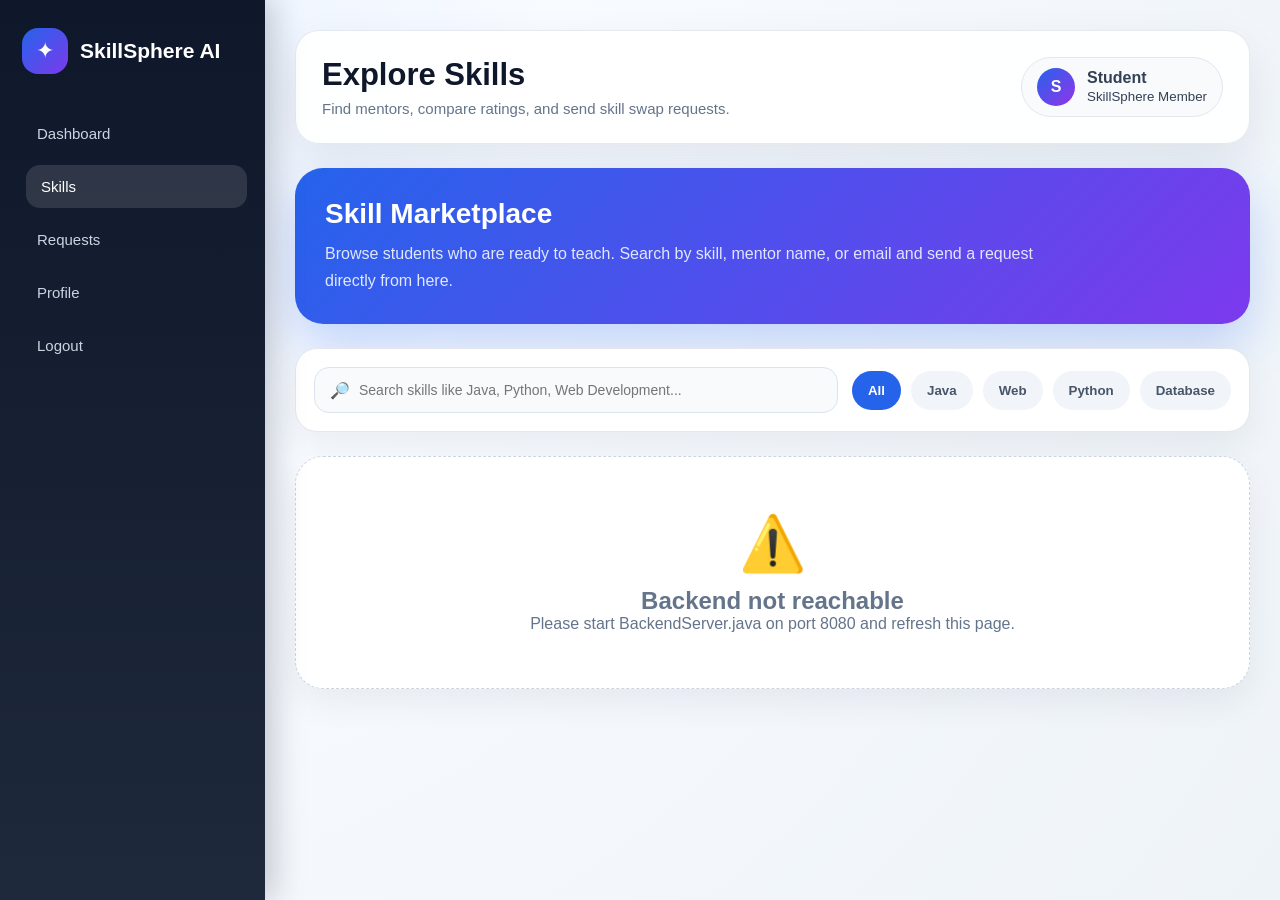
<file: frontend/skills.html>
<!DOCTYPE html>
<html lang="en">
<head>
<meta charset="UTF-8">
<meta name="viewport" content="width=device-width, initial-scale=1.0">
<title>Skills | SkillSphere AI</title>

<style>
*{
    margin:0;
    padding:0;
    box-sizing:border-box;
    font-family:"Segoe UI",Arial,sans-serif;
}

body{
    min-height:100vh;
    background:radial-gradient(circle at top left,#e8f1ff 0,#f8fbff 35%,#eef3f8 100%);
    color:#1f2937;
}

.app{
    display:flex;
    min-height:100vh;
}

.sidebar{
    width:265px;
    background:linear-gradient(180deg,#0f172a,#1e293b);
    color:white;
    padding:28px 22px;
    position:fixed;
    top:0;
    left:0;
    bottom:0;
    box-shadow:8px 0 30px rgba(15,23,42,.22);
    z-index:10;
}

.logo{
    display:flex;
    align-items:center;
    gap:12px;
    margin-bottom:38px;
}

.logo-icon{
    width:46px;
    height:46px;
    border-radius:16px;
    background:linear-gradient(135deg,#2563eb,#7c3aed);
    display:flex;
    align-items:center;
    justify-content:center;
    font-size:22px;
}

.logo h2{
    font-size:21px;
    font-weight:700;
}

.nav{
    list-style:none;
}

.nav li{
    margin-bottom:10px;
}

.nav a{
    color:#cbd5e1;
    text-decoration:none;
    display:block;
    padding:13px 15px;
    border-radius:14px;
    transition:.25s ease;
    font-size:15px;
}

.nav a:hover,
.nav a.active{
    background:rgba(255,255,255,.12);
    color:white;
    transform:translateX(4px);
}

.main{
    margin-left:265px;
    width:calc(100% - 265px);
    padding:30px;
}

.topbar{
    background:rgba(255,255,255,.92);
    border:1px solid rgba(226,232,240,.9);
    border-radius:24px;
    padding:26px;
    display:flex;
    align-items:center;
    justify-content:space-between;
    gap:20px;
    box-shadow:0 18px 45px rgba(15,23,42,.08);
    animation:fadeDown .45s ease;
}

.topbar h1{
    font-size:31px;
    color:#0f172a;
    margin-bottom:7px;
}

.topbar p{
    color:#64748b;
    font-size:15px;
}

.user-pill{
    display:flex;
    align-items:center;
    gap:12px;
    background:#f8fafc;
    border:1px solid #e2e8f0;
    border-radius:999px;
    padding:10px 15px;
    color:#334155;
    white-space:nowrap;
}

.avatar{
    width:38px;
    height:38px;
    border-radius:50%;
    background:linear-gradient(135deg,#2563eb,#9333ea);
    color:white;
    display:flex;
    align-items:center;
    justify-content:center;
    font-weight:700;
}

.market-hero{
    margin-top:24px;
    background:linear-gradient(135deg,#2563eb,#7c3aed);
    color:white;
    border-radius:28px;
    padding:30px;
    box-shadow:0 22px 50px rgba(37,99,235,.25);
    animation:fadeUp .45s ease;
}

.market-hero h2{
    font-size:28px;
    margin-bottom:10px;
}

.market-hero p{
    color:#e0e7ff;
    max-width:720px;
    line-height:1.7;
}

.toolbar{
    background:white;
    border:1px solid #e5e7eb;
    border-radius:22px;
    padding:18px;
    margin:24px 0;
    display:flex;
    gap:14px;
    align-items:center;
    justify-content:space-between;
    box-shadow:0 14px 34px rgba(15,23,42,.06);
}

.search-box{
    flex:1;
    position:relative;
}

.search-box input{
    width:100%;
    padding:14px 16px 14px 44px;
    border:1px solid #dbe3ee;
    border-radius:15px;
    outline:none;
    font-size:14px;
    background:#f8fafc;
}

.search-box input:focus{
    border-color:#2563eb;
    background:white;
    box-shadow:0 0 0 4px rgba(37,99,235,.1);
}

.search-icon{
    position:absolute;
    top:50%;
    left:16px;
    transform:translateY(-50%);
    color:#64748b;
}

.filters{
    display:flex;
    gap:10px;
    flex-wrap:wrap;
}

.filter-btn{
    border:none;
    background:#f1f5f9;
    color:#475569;
    padding:12px 16px;
    border-radius:999px;
    cursor:pointer;
    font-weight:600;
    transition:.25s ease;
}

.filter-btn:hover,
.filter-btn.active{
    background:#2563eb;
    color:white;
}

.skills-grid{
    display:grid;
    grid-template-columns:repeat(auto-fit,minmax(320px,1fr));
    gap:22px;
}

.skill-card{
    background:white;
    border:1px solid #e5e7eb;
    border-radius:26px;
    padding:22px;
    box-shadow:0 18px 45px rgba(15,23,42,.08);
    transition:.28s ease;
    position:relative;
    overflow:hidden;
    animation:fadeUp .4s ease;
}

.skill-card::before{
    content:"";
    position:absolute;
    inset:0 0 auto 0;
    height:5px;
    background:linear-gradient(90deg,#2563eb,#7c3aed,#06b6d4);
}

.skill-card:hover{
    transform:translateY(-7px);
    box-shadow:0 26px 60px rgba(15,23,42,.14);
}

.card-head{
    display:flex;
    justify-content:space-between;
    gap:14px;
    margin-bottom:18px;
}

.person{
    display:flex;
    gap:14px;
    align-items:center;
}

.person-avatar{
    width:52px;
    height:52px;
    border-radius:18px;
    background:linear-gradient(135deg,#dbeafe,#ede9fe);
    color:#1d4ed8;
    display:flex;
    align-items:center;
    justify-content:center;
    font-weight:800;
    font-size:20px;
}

.person h3{
    color:#0f172a;
    font-size:18px;
    margin-bottom:3px;
}

.person p{
    color:#64748b;
    font-size:13px;
}

.status-dot{
    width:11px;
    height:11px;
    background:#22c55e;
    border-radius:50%;
    box-shadow:0 0 0 5px rgba(34,197,94,.12);
    margin-top:10px;
}

.skill-box{
    background:#f8fafc;
    border:1px solid #e2e8f0;
    border-radius:18px;
    padding:15px;
    margin-bottom:17px;
}

.skill-box span{
    font-size:12px;
    color:#64748b;
    font-weight:700;
    text-transform:uppercase;
}

.skill-box h4{
    margin-top:5px;
    color:#111827;
    font-size:20px;
}

.meta-row{
    display:flex;
    gap:10px;
    flex-wrap:wrap;
    margin-bottom:18px;
}

.meta-pill{
    background:#eef2ff;
    color:#3730a3;
    padding:8px 12px;
    border-radius:999px;
    font-size:13px;
    font-weight:700;
}

.rating-pill{
    background:#fff7ed;
    color:#c2410c;
}

.actions{
    display:flex;
    gap:10px;
    flex-wrap:wrap;
}

.btn{
    border:none;
    padding:12px 15px;
    border-radius:14px;
    font-weight:700;
    cursor:pointer;
    transition:.25s ease;
    display:inline-flex;
    align-items:center;
    justify-content:center;
    gap:8px;
    font-size:14px;
    text-decoration:none;
    width:100%;
}

.btn:hover{
    transform:translateY(-2px);
}

.btn-primary{
    background:#2563eb;
    color:white;
    box-shadow:0 10px 22px rgba(37,99,235,.25);
}

.btn-soft{
    background:#eef2ff;
    color:#3730a3;
}

.btn:disabled{
    opacity:.58;
    cursor:not-allowed;
    transform:none;
    box-shadow:none;
}

.empty-state{
    grid-column:1/-1;
    background:white;
    border:1px dashed #cbd5e1;
    border-radius:28px;
    padding:55px 22px;
    text-align:center;
    color:#64748b;
    box-shadow:0 14px 34px rgba(15,23,42,.06);
}

.empty-icon{
    font-size:54px;
    margin-bottom:12px;
}

.toast{
    position:fixed;
    right:24px;
    bottom:24px;
    background:#0f172a;
    color:white;
    padding:15px 18px;
    border-radius:16px;
    transform:translateY(120px);
    opacity:0;
    transition:.3s ease;
    z-index:999;
    max-width:330px;
}

.toast.show{
    transform:translateY(0);
    opacity:1;
}

.loader{
    grid-column:1/-1;
    text-align:center;
    padding:45px;
    color:#64748b;
}

.spinner{
    width:42px;
    height:42px;
    border:4px solid #dbeafe;
    border-top-color:#2563eb;
    border-radius:50%;
    animation:spin .8s linear infinite;
    margin:0 auto 14px;
}

@keyframes spin{
    to{transform:rotate(360deg);}
}

@keyframes fadeUp{
    from{opacity:0;transform:translateY(18px);}
    to{opacity:1;transform:translateY(0);}
}

@keyframes fadeDown{
    from{opacity:0;transform:translateY(-15px);}
    to{opacity:1;transform:translateY(0);}
}

@media(max-width:950px){
    .sidebar{
        position:relative;
        width:100%;
        height:auto;
    }

    .app{
        flex-direction:column;
    }

    .main{
        margin-left:0;
        width:100%;
        padding:18px;
    }

    .topbar{
        flex-direction:column;
        align-items:flex-start;
    }
}

@media(max-width:640px){
    .toolbar{
        flex-direction:column;
        align-items:stretch;
    }

    .skills-grid{
        grid-template-columns:1fr;
    }
}
</style>
</head>

<body onload="initSkillsPage()">

<div class="app">

<aside class="sidebar">
    <div class="logo">
        <div class="logo-icon">✦</div>
        <h2>SkillSphere AI</h2>
    </div>

    <ul class="nav">
        <li><a href="dashboard.html">Dashboard</a></li>
        <li><a class="active" href="skills.html">Skills</a></li>
        <li><a href="requests.html">Requests</a></li>
        <li><a href="profile.html">Profile</a></li>
        <li><a href="index.html">Logout</a></li>
    </ul>
</aside>

<main class="main">

    <section class="topbar">
        <div>
            <h1>Explore Skills</h1>
            <p>Find mentors, compare ratings, and send skill swap requests.</p>
        </div>

        <div class="user-pill">
            <div class="avatar" id="topAvatar">U</div>
            <div>
                <strong id="topUserName">Student</strong><br>
                <small id="topUserEmail">SkillSphere Member</small>
            </div>
        </div>
    </section>

    <section class="market-hero">
        <h2>Skill Marketplace</h2>
        <p>
            Browse students who are ready to teach. Search by skill, mentor name,
            or email and send a request directly from here.
        </p>
    </section>

    <section class="toolbar">
        <div class="search-box">
            <span class="search-icon">🔎</span>
            <input type="text" id="searchInput" placeholder="Search skills like Java, Python, Web Development..." oninput="renderSkills()">
        </div>

        <div class="filters">
            <button class="filter-btn active" onclick="setFilter('All',this)">All</button>
            <button class="filter-btn" onclick="setFilter('Java',this)">Java</button>
            <button class="filter-btn" onclick="setFilter('Web',this)">Web</button>
            <button class="filter-btn" onclick="setFilter('Python',this)">Python</button>
            <button class="filter-btn" onclick="setFilter('Database',this)">Database</button>
        </div>
    </section>

    <section class="skills-grid" id="skillsGrid">
        <div class="loader">
            <div class="spinner"></div>
            Loading skills...
        </div>
    </section>

</main>
</div>

<div class="toast" id="toast"></div>

<script>
const API_BASE = "http://localhost:8080";

let allSkills = [];
let activeFilter = "All";

function initSkillsPage(){
    setupUserHeader();
    loadSkills();
}

function setupUserHeader(){
    const name =
        localStorage.getItem("userName") ||
        localStorage.getItem("name") ||
        "Student";

    const email =
        localStorage.getItem("userEmail") ||
        localStorage.getItem("email") ||
        "SkillSphere Member";

    document.getElementById("topUserName").innerText = name;
    document.getElementById("topUserEmail").innerText = email;
    document.getElementById("topAvatar").innerText = getInitials(name);
}

function getInitials(name){
    if(!name || name.trim() === "") return "U";

    const parts = name.trim().split(" ");

    if(parts.length === 1){
        return parts[0].charAt(0).toUpperCase();
    }

    return (parts[0].charAt(0) + parts[parts.length - 1].charAt(0)).toUpperCase();
}

async function loadSkills(){
    const grid = document.getElementById("skillsGrid");

    grid.innerHTML = `
        <div class="loader">
            <div class="spinner"></div>
            Loading skills...
        </div>
    `;
        try{
        const response = await fetch(`${API_BASE}/skills`);
        const result = await response.text();

        allSkills = parseSkills(result);
        renderSkills();

    }catch(error){
        grid.innerHTML = `
            <div class="empty-state">
                <div class="empty-icon">⚠️</div>
                <h2>Backend not reachable</h2>
                <p>Please start BackendServer.java on port 8080 and refresh this page.</p>
            </div>
        `;
    }
}

function parseSkills(result){
    if(!result || result.trim() === "") return [];

    return result
        .trim()
        .split("\n")
        .filter(row => row.trim() !== "")
        .map(row => {
            const data = row.split("|");

            return {
                id: data[0] || "",
                name: data[1] || "",
                email: data[2] || "",
                teachingSkill: data[3] || "",
                averageRating: data[4] || "0",
                totalReviews: data[5] || "0"
            };
        });
}

function setFilter(filter,btn){
    activeFilter = filter;

    document.querySelectorAll(".filter-btn").forEach(button => {
        button.classList.remove("active");
    });

    btn.classList.add("active");
    renderSkills();
}

function renderSkills(){
    const grid = document.getElementById("skillsGrid");
    const search = document.getElementById("searchInput").value.toLowerCase().trim();
    const currentUserId = localStorage.getItem("userId");

    let filtered = allSkills.filter(skill => {
        const searchText =
            `${skill.name} ${skill.email} ${skill.teachingSkill}`.toLowerCase();

        const matchesSearch = searchText.includes(search);

        let matchesFilter = true;

        if(activeFilter !== "All"){
            matchesFilter =
                skill.teachingSkill.toLowerCase().includes(activeFilter.toLowerCase());
        }

        return matchesSearch && matchesFilter;
    });

    if(filtered.length === 0){
        grid.innerHTML = `
            <div class="empty-state">
                <div class="empty-icon">🔍</div>
                <h2>No skills found</h2>
                <p>Try searching another skill or mentor name.</p>
            </div>
        `;
        return;
    }

    grid.innerHTML = filtered.map(skill => buildSkillCard(skill,currentUserId)).join("");
}

function buildSkillCard(skill,currentUserId){
    const isSelf = String(skill.id) === String(currentUserId);

    return `
        <article class="skill-card">

            <div class="card-head">
                <div class="person">
                    <div class="person-avatar">${getInitials(skill.name)}</div>
                    <div>
                        <h3>${safe(skill.name)}</h3>
                        <p>${safe(skill.email)}</p>
                    </div>
                </div>

                <div class="status-dot" title="Available"></div>
            </div>

            <div class="skill-box">
                <span>Teaching Skill</span>
                <h4>${safe(skill.teachingSkill)}</h4>
            </div>

            <div class="meta-row">
                <span class="meta-pill rating-pill">
                    ⭐ ${formatRating(skill.averageRating)} Rating
                </span>

                <span class="meta-pill">
                    ${safe(skill.totalReviews)} Reviews
                </span>
            </div>

            <div class="actions">
                ${
                    isSelf
                    ? `<button class="btn btn-soft" disabled>Your Profile</button>`
                    : `<button class="btn btn-primary" onclick="sendRequest('${safe(skill.id)}','${safe(skill.teachingSkill)}')">Send Request</button>`
                }
            </div>

        </article>
    `;
}

function formatRating(value){
    let rating = Number(value);

    if(isNaN(rating) || rating <= 0){
        return "0.0";
    }

    return rating.toFixed(1);
}

async function sendRequest(receiverId,skill){
    const senderId = localStorage.getItem("userId");

    if(!senderId){
        showToast("Please login again.");
        setTimeout(() => {
            window.location.href = "index.html";
        }, 900);
        return;
    }

    if(String(senderId) === String(receiverId)){
        showToast("You cannot send request to yourself.");
        return;
    }

    try{
        const url =
            `${API_BASE}/sendRequest?senderId=${encodeURIComponent(senderId)}` +
            `&receiverId=${encodeURIComponent(receiverId)}` +
            `&skill=${encodeURIComponent(skill)}`;

        const response = await fetch(url);
        const result = await response.text();

        if(result.trim() === "request_sent"){
            showToast("Request sent successfully.");
        }else if(result.trim() === "already_sent"){
            showToast("Request already sent.");
        }else if(result.trim() === "self_request"){
            showToast("You cannot send request to yourself.");
        }else{
            showToast("Request failed.");
        }

    }catch(error){
        showToast("Backend connection failed.");
    }
}

function showToast(message){
    const toast = document.getElementById("toast");
    toast.innerText = message;
    toast.classList.add("show");

    setTimeout(() => {
        toast.classList.remove("show");
    }, 2600);
}

function safe(value){
    if(value === undefined || value === null || value === "null"){
        return "";
    }

    return String(value)
        .replaceAll("&","&amp;")
        .replaceAll("<","&lt;")
        .replaceAll(">","&gt;")
        .replaceAll('"',"&quot;")
        .replaceAll("'","&#039;");
}
</script>

</body>
</html>
</file>
